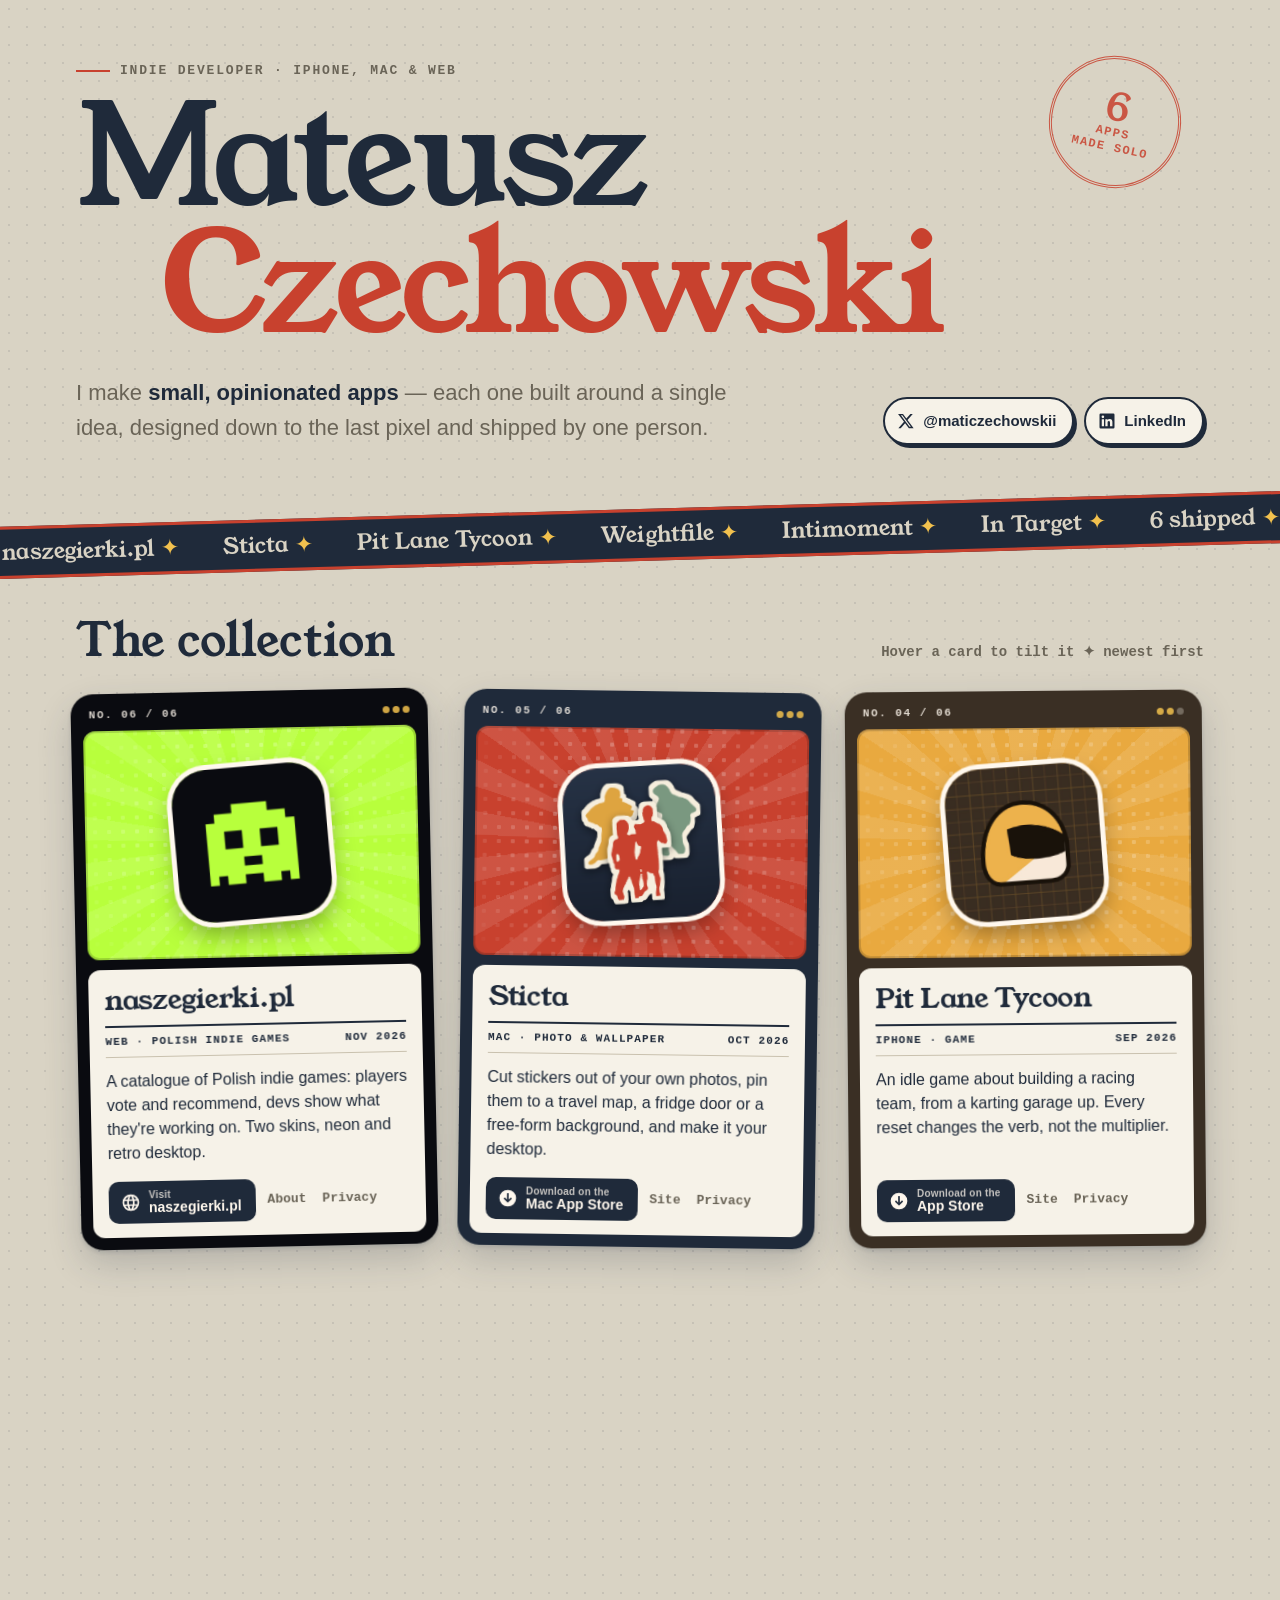
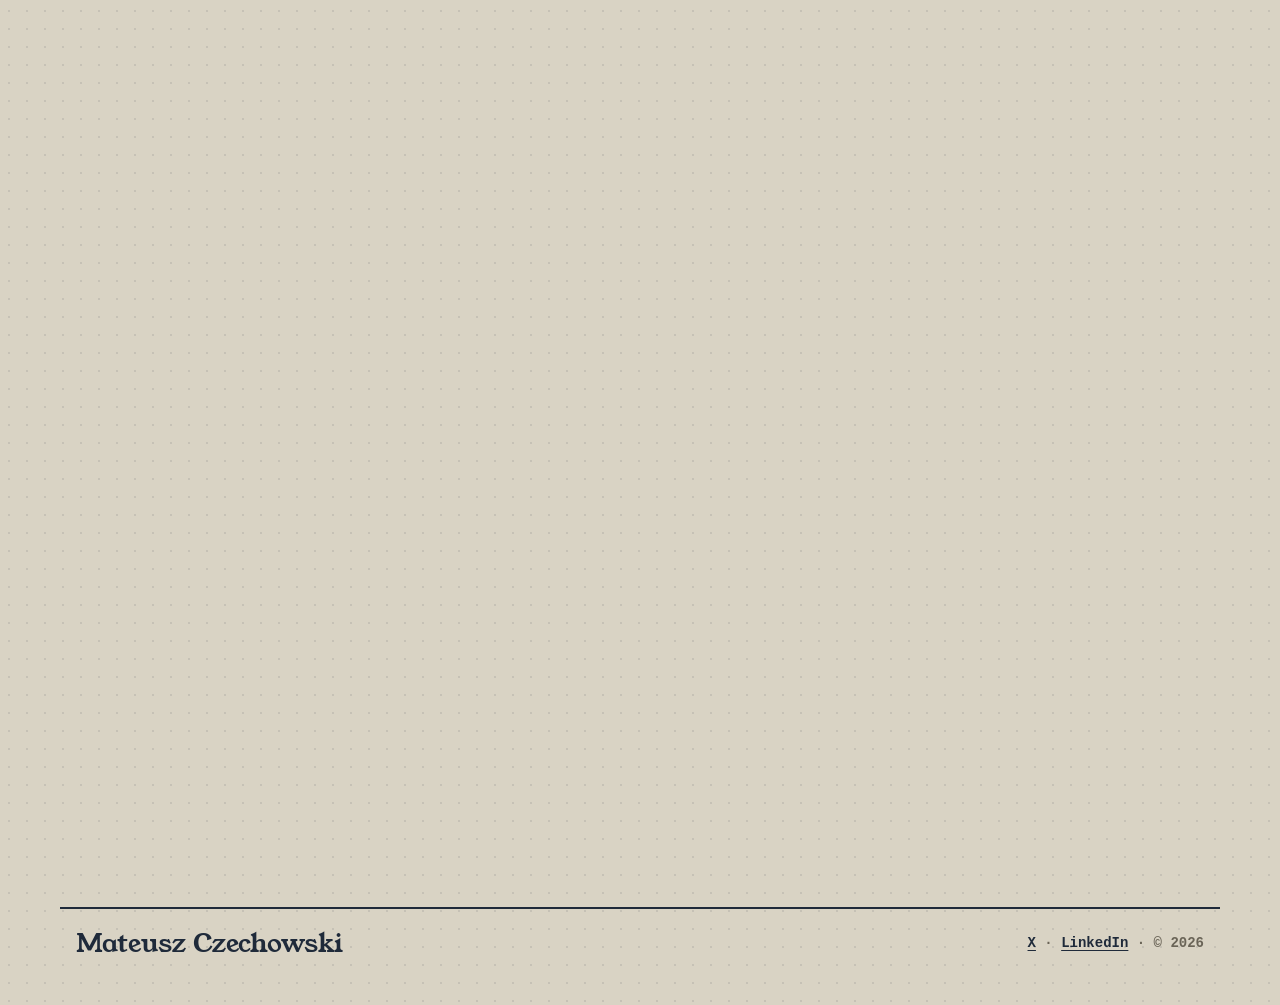
<file: index.html>
<!doctype html>
<html lang="en">
<head>
<meta charset="utf-8">
<meta name="viewport" content="width=device-width, initial-scale=1">
<title>Mateusz Czechowski — apps &amp; sites</title>
<meta name="description" content="Small, opinionated apps for iPhone, Mac and the web, made solo by Mateusz Czechowski: naszegierki.pl, Sticta, Pit Lane Tycoon, Weightfile, Intimoment and In Target.">
<meta name="theme-color" content="#D9D3C4" media="(prefers-color-scheme: light)">
<meta name="theme-color" content="#17191D" media="(prefers-color-scheme: dark)">
<link rel="icon" type="image/png" href="assets/sticta.png">
<link rel="preload" href="assets/YoungSerif-Regular.ttf" as="font" type="font/ttf" crossorigin>
<link rel="stylesheet" href="style.css">
</head>
<body>

<svg width="0" height="0" style="position:absolute" aria-hidden="true">
  <symbol id="i-dl" viewBox="0 0 24 24"><path d="M12 2a10 10 0 1 0 0 20 10 10 0 0 0 0-20Zm0 15.5-5-5 1.4-1.4 2.6 2.6V6h2v7.7l2.6-2.6 1.4 1.4-5 5Z"/></symbol>
  <symbol id="i-web" viewBox="0 0 24 24"><path d="M12 2a10 10 0 1 0 0 20 10 10 0 0 0 0-20Zm6.9 6h-2.9a15.7 15.7 0 0 0-1.4-3.6A8 8 0 0 1 18.9 8ZM12 4c.8 1.2 1.5 2.5 1.9 4h-3.8c.4-1.5 1.1-2.8 1.9-4ZM4.3 14a8 8 0 0 1 0-4h3.4a16.5 16.5 0 0 0 0 4H4.3Zm.8 2h2.9c.3 1.3.8 2.5 1.4 3.6A8 8 0 0 1 5.1 16ZM8 8H5.1a8 8 0 0 1 4.3-3.6C8.8 5.5 8.3 6.7 8 8Zm4 12c-.8-1.2-1.5-2.5-1.9-4h3.8c-.4 1.5-1.1 2.8-1.9 4Zm2.3-6H9.7a14.7 14.7 0 0 1 0-4h4.6a14.7 14.7 0 0 1 0 4Zm.3 5.6c.6-1.1 1.1-2.3 1.4-3.6h2.9a8 8 0 0 1-4.3 3.6Zm1.7-5.6a16.5 16.5 0 0 0 0-4h3.4a8 8 0 0 1 0 4h-3.4Z"/></symbol>
  <symbol id="i-x" viewBox="0 0 24 24"><path d="M17.8 2.5h3.2l-7 8 8.2 11h-6.4l-5-6.6-5.8 6.6H1.8l7.5-8.6L1.4 2.5h6.6l4.5 6 5.3-6Zm-1.1 17.1h1.8L7.1 4.3H5.2l11.5 15.3Z"/></symbol>
  <symbol id="i-in" viewBox="0 0 24 24"><path d="M20.4 2H3.6A1.6 1.6 0 0 0 2 3.6v16.8A1.6 1.6 0 0 0 3.6 22h16.8a1.6 1.6 0 0 0 1.6-1.6V3.6A1.6 1.6 0 0 0 20.4 2ZM8 19H5V9.5h3V19ZM6.5 8.2a1.7 1.7 0 1 1 0-3.5 1.7 1.7 0 0 1 0 3.5ZM19 19h-3v-4.6c0-1.1 0-2.5-1.5-2.5S12.8 13 12.8 14.3V19h-3V9.5h2.9v1.3a3.2 3.2 0 0 1 2.9-1.6c3.1 0 3.6 2 3.6 4.7V19Z"/></symbol>
</svg>

<main>
  <div class="wrap">
    <header class="hero">
      <div class="kicker">Indie developer · iPhone, Mac &amp; web</div>
      <h1>Mateusz<span class="second">Czechowski</span></h1>
      <div class="seal" aria-hidden="true"><div><b>6</b>apps<br>made solo</div></div>
      <div class="hero-row">
        <p class="lede">I make <strong>small, opinionated apps</strong> — each one built around a single idea, designed down to the last pixel and shipped by one person.</p>
        <nav class="socials" aria-label="Social">
          <a class="social" href="https://x.com/maticzechowskii" rel="me"><svg><use href="#i-x"/></svg>@maticzechowskii</a>
          <a class="social" href="https://www.linkedin.com/in/czechowskimateusz" rel="me"><svg><use href="#i-in"/></svg>LinkedIn</a>
        </nav>
      </div>
    </header>
  </div>

  <div class="ticker" aria-hidden="true">
    <div class="ticker-track">
      <span>naszegierki.pl <i>✦</i></span><span>Sticta <i>✦</i></span><span>Pit Lane Tycoon <i>✦</i></span><span>Weightfile <i>✦</i></span><span>Intimoment <i>✦</i></span><span>In Target <i>✦</i></span><span>6 shipped <i>✦</i></span>
      <span>naszegierki.pl <i>✦</i></span><span>Sticta <i>✦</i></span><span>Pit Lane Tycoon <i>✦</i></span><span>Weightfile <i>✦</i></span><span>Intimoment <i>✦</i></span><span>In Target <i>✦</i></span><span>6 shipped <i>✦</i></span>
    </div>
  </div>

  <div class="wrap">
    <div class="deck-head">
      <h2>The collection</h2>
      <p>Hover a card to tilt it ✦ newest first</p>
    </div>

    <div class="deck">

      <div class="slot">
      <article class="card" style="--c-frame:#0A0B10; --c-art:#B8FF3C">
          <div class="card-top"><span>No. 06 / 06</span><span class="rarity" aria-label="Rarity: legendary"><i class="on"></i><i class="on"></i><i class="on"></i></span></div>
          <div class="art"><img src="assets/naszegierki.png" alt="naszegierki.pl logo"></div>
          <div class="body">
            <h3 class="name">naszegierki.pl</h3>
            <div class="type"><span>Web · Polish indie games</span><span>Nov 2026</span></div>
            <p class="flavor">A catalogue of Polish indie games: players vote and recommend, devs show what they're working on. Two skins, neon and retro desktop.</p>
            <div class="links">
              <a class="store" href="https://naszegierki.pl"><svg><use href="#i-web"/></svg><span><small>Visit</small>naszegierki.pl</span></a>
              <a class="minor" href="https://naszegierki.pl/o-projekcie">About</a>
              <a class="minor" href="https://naszegierki.pl/prywatnosc">Privacy</a>
            </div>
          </div>
        </article>
      </div>

      <div class="slot">
      <article class="card" style="--c-frame:#1F2A3A; --c-art:#C8412E">
          <div class="card-top"><span>No. 05 / 06</span><span class="rarity" aria-label="Rarity: legendary"><i class="on"></i><i class="on"></i><i class="on"></i></span></div>
          <div class="art">
            <img src="assets/sticta.png" alt="Sticta app icon">
          </div>
          <div class="body">
            <h3 class="name">Sticta</h3>
            <div class="type"><span>Mac · Photo &amp; Wallpaper</span><span>Oct 2026</span></div>
            <p class="flavor">Cut stickers out of your own photos, pin them to a travel map, a fridge door or a free-form background, and make it your desktop.</p>
            <div class="links">
              <a class="store" href="https://apps.apple.com/app/id6815226547"><svg><use href="#i-dl"/></svg><span><small>Download on the</small>Mac App Store</span></a>
              <a class="minor" href="https://sticta.app/">Site</a>
              <a class="minor" href="https://sticta.app/privacy">Privacy</a>
            </div>
          </div>
        </article>
      </div>

      <div class="slot">
      <article class="card" style="--c-frame:#3A2F24; --c-art:#E9A93F">
          <div class="card-top"><span>No. 04 / 06</span><span class="rarity" aria-label="Rarity: rare"><i class="on"></i><i class="on"></i><i></i></span></div>
          <div class="art"><img src="assets/pitlane.jpg" alt="Pit Lane Tycoon app icon"></div>
          <div class="body">
            <h3 class="name">Pit Lane Tycoon</h3>
            <div class="type"><span>iPhone · Game</span><span>Sep 2026</span></div>
            <p class="flavor">An idle game about building a racing team, from a karting garage up. Every reset changes the verb, not the multiplier.</p>
            <div class="links">
              <a class="store" href="https://apps.apple.com/app/id6809684606"><svg><use href="#i-dl"/></svg><span><small>Download on the</small>App Store</span></a>
              <a class="minor" href="pitlane-site/">Site</a>
              <a class="minor" href="pitlane-site/privacy.html">Privacy</a>
            </div>
          </div>
        </article>
      </div>

      <div class="slot">
      <article class="card" style="--c-frame:#A8392B; --c-art:#DCD3BF">
          <div class="card-top"><span>No. 03 / 06</span><span class="rarity" aria-label="Rarity: rare"><i class="on"></i><i class="on"></i><i></i></span></div>
          <div class="art"><img src="assets/weightfile.jpg" alt="Weightfile app icon"></div>
          <div class="body">
            <h3 class="name">Weightfile</h3>
            <div class="aka">a.k.a. The Weight Case</div>
            <div class="type"><span>iPhone · Health</span><span>Sep 2026</span></div>
            <p class="flavor">A weight tracker that ignores the daily number and follows the 7-day trend, with your progress kept as a stamped case file.</p>
            <div class="links">
              <a class="store" href="https://apps.apple.com/app/id6804665579"><svg><use href="#i-dl"/></svg><span><small>Download on the</small>App Store</span></a>
              <a class="minor" href="weightfile/">Site</a>
              <a class="minor" href="weightfile/privacy.html">Privacy</a>
            </div>
          </div>
        </article>
      </div>

      <div class="slot">
      <article class="card" style="--c-frame:#1B2541; --c-art:linear-gradient(160deg,#F4876B,#F2C14E)">
          <div class="card-top"><span>No. 02 / 06</span><span class="rarity" aria-label="Rarity: rare"><i class="on"></i><i class="on"></i><i></i></span></div>
          <div class="art"><img src="assets/intimoment.jpg" alt="Intimoment app icon"></div>
          <div class="body">
            <h3 class="name">Intimoment</h3>
            <div class="type"><span>iPhone · Health</span><span>Aug 2026</span></div>
            <p class="flavor">A private intimacy journal. Log a moment in seconds, see your patterns, and watch your history turn into a constellation. No account needed.</p>
            <div class="links">
              <a class="store" href="https://apps.apple.com/app/id6791951040"><svg><use href="#i-dl"/></svg><span><small>Download on the</small>App Store</span></a>
              <a class="minor" href="https://intimoment.com">Site</a>
              <a class="minor" href="https://intimoment.com/privacy/">Privacy</a>
            </div>
          </div>
        </article>
      </div>

      <div class="slot">
      <article class="card" style="--c-frame:#2B4677; --c-art:#D23B3B">
          <div class="card-top"><span>No. 01 / 06</span><span class="rarity" aria-label="Rarity: rare"><i class="on"></i><i class="on"></i><i></i></span></div>
          <div class="art"><img src="assets/intarget.jpg" alt="In Target app icon"></div>
          <div class="body">
            <h3 class="name">In Target</h3>
            <div class="aka">a.k.a. Target Counter · W dziesiątkę</div>
            <div class="type"><span>iPhone · Sports</span><span>Jul 2026</span></div>
            <p class="flavor">A shooting practice log built around ISSF rules: training series, live shot-by-shot competitions and inner-ten tie-breaks.</p>
            <div class="links">
              <a class="store" href="https://apps.apple.com/app/id6794721749"><svg><use href="#i-dl"/></svg><span><small>Download on the</small>App Store</span></a>
              <a class="minor" href="targetcounter-privacy/support.html">Support</a>
              <a class="minor" href="targetcounter-privacy/">Privacy</a>
            </div>
          </div>
        </article>
      </div>

      <div class="slot">
      <article class="card back" aria-label="Next app, not announced yet">
          <div>
            <div class="back-medallion" aria-hidden="true">?</div>
            <div class="back-label">No. 07 / ??</div>
            <div class="back-note">Something's cooking.</div>
          </div>
        </article>
      </div>

    </div>
  </div>
</main>

<footer>
  <div class="wrap foot">
    <span class="sig">Mateusz Czechowski</span>
    <span><a href="https://x.com/maticzechowskii" rel="me">X</a> · <a href="https://www.linkedin.com/in/czechowskimateusz" rel="me">LinkedIn</a> · © 2026</span>
  </div>
</footer>

<script>
  // Tilt + holographic foil that follows the pointer. Mouse/pen only, and
  // off entirely for people who asked for less motion.
  //
  // Events and measurements come from the slot, which never moves; the card
  // inside only eases toward the target angle each frame. Measuring the card
  // itself fed its own rotation back into the next angle and made it shake.
  if (!matchMedia('(prefers-reduced-motion: reduce)').matches) {
    var MAX = 10; // degrees
    document.querySelectorAll('.slot').forEach(function (slot) {
      var card = slot.querySelector('.card');
      var cur = { x: 0, y: 0, mx: 50, my: 50, h: 0 };
      var tgt = { x: 0, y: 0, mx: 50, my: 50, h: 0 };
      var frame = 0;

      function step() {
        var done = true;
        for (var k in cur) {
          cur[k] += (tgt[k] - cur[k]) * 0.14;
          if (Math.abs(tgt[k] - cur[k]) > 0.01) done = false; else cur[k] = tgt[k];
        }
        card.style.setProperty('--rx', cur.x.toFixed(2) + 'deg');
        card.style.setProperty('--ry', cur.y.toFixed(2) + 'deg');
        card.style.setProperty('--mx', cur.mx.toFixed(1) + '%');
        card.style.setProperty('--my', cur.my.toFixed(1) + '%');
        card.style.setProperty('--holo', cur.h.toFixed(3));
        if (done && tgt.h === 0) {
          frame = 0;
          card.classList.remove('is-live');
          ['--rx', '--ry', '--mx', '--my', '--holo'].forEach(function (p) { card.style.removeProperty(p); });
          return;
        }
        frame = requestAnimationFrame(step);
      }
      function run() { if (!frame) { card.classList.add('is-live'); frame = requestAnimationFrame(step); } }

      slot.addEventListener('pointermove', function (e) {
        if (e.pointerType === 'touch') return;
        var r = slot.getBoundingClientRect();
        var x = Math.min(1, Math.max(0, (e.clientX - r.left) / r.width));
        var y = Math.min(1, Math.max(0, (e.clientY - r.top) / r.height));
        tgt.y = (x - .5) * 2 * MAX;
        tgt.x = (.5 - y) * 2 * MAX;
        tgt.mx = x * 100; tgt.my = y * 100; tgt.h = 1;
        run();
      });
      slot.addEventListener('pointerleave', function () {
        tgt.x = 0; tgt.y = 0; tgt.mx = 50; tgt.my = 50; tgt.h = 0;
        run();
      });
    });
  }
</script>
</body>
</html>
</file>
<file: style.css>
@font-face {
  font-family: "Young Serif";
  src: url("assets/YoungSerif-Regular.ttf") format("truetype");
  font-display: swap;
}

/* The desk the cards are dealt on — Sticta's Atlas palette. */
:root {
  --desk: #D9D3C4;
  --ink: #1F2A3A;
  --mute: #6A6457;
  --line: #C9C1AE;
  --paper: #F6F2E8;
  --accent: #C8412E;
  --accent-ink: #FFF8EE;
  --gold: #F2C14E;
  --dots: rgba(31, 42, 58, .10);
  --shadow: 0 2px 4px rgba(31, 42, 58, .14), 0 14px 34px rgba(31, 42, 58, .20);
  --shadow-lift: 0 4px 8px rgba(31, 42, 58, .16), 0 30px 60px rgba(31, 42, 58, .30);

  --display: "Young Serif", Georgia, serif;
  --body: ui-rounded, "SF Pro Rounded", -apple-system, BlinkMacSystemFont, "Segoe UI", sans-serif;
  --mono: ui-monospace, "SF Mono", SFMono-Regular, Menlo, monospace;
}
@media (prefers-color-scheme: dark) {
  :root {
    --desk: #17191D;
    --ink: #EFE7D6;
    --mute: #A79D8A;
    --line: #383A40;
    --paper: #2A2C31;
    --accent: #E8604A;
    --accent-ink: #1B1110;
    --dots: rgba(239, 231, 214, .06);
    --shadow: 0 2px 4px rgba(0, 0, 0, .45), 0 14px 34px rgba(0, 0, 0, .45);
    --shadow-lift: 0 4px 8px rgba(0, 0, 0, .5), 0 30px 60px rgba(0, 0, 0, .6);
  }
}

* { box-sizing: border-box; }
html { -webkit-text-size-adjust: 100%; }
body {
  margin: 0;
  color: var(--ink);
  font: 17px/1.55 var(--body);
  background-color: var(--desk);
  background-image: radial-gradient(var(--dots) 1.2px, transparent 1.4px);
  background-size: 18px 18px;
  overflow-x: hidden;
}
a { color: var(--accent); text-underline-offset: 3px; }
main { overflow-x: clip; padding-bottom: 8px; }
.wrap { max-width: 1160px; margin: 0 auto; padding: 0 16px; }

/* ---------- hero ---------- */
.hero { padding: 64px 0 40px; position: relative; }
.kicker {
  font: 700 13px/1 var(--mono); letter-spacing: .14em; text-transform: uppercase; color: var(--mute);
  display: flex; align-items: center; gap: 10px;
}
.kicker::before { content: ""; width: 34px; height: 2px; background: var(--accent); }
.hero h1 {
  font-family: var(--display); font-weight: 400;
  font-size: clamp(52px, 11vw, 148px); line-height: .9; letter-spacing: -.03em;
  margin: 18px 0 0;
}
.hero h1 .second { display: block; padding-left: .6em; color: var(--accent); }
.hero-row { display: flex; flex-wrap: wrap; gap: 24px 40px; align-items: flex-end; justify-content: space-between; margin-top: 28px; }
.lede { font-size: clamp(18px, 2.2vw, 22px); max-width: 30em; margin: 0; color: var(--mute); }
.lede strong { color: var(--ink); font-weight: 700; }

.socials { display: flex; gap: 10px; flex-wrap: wrap; }
.social {
  display: inline-flex; align-items: center; gap: 8px;
  padding: 10px 16px 10px 12px; border-radius: 999px;
  background: var(--paper); color: var(--ink); text-decoration: none; font-weight: 700; font-size: 15px;
  border: 2px solid var(--ink);
  box-shadow: 3px 3px 0 var(--ink);
  transition: transform .15s, box-shadow .15s;
}
.social:hover { transform: translate(-2px, -2px); box-shadow: 5px 5px 0 var(--ink); }
.social:active { transform: translate(2px, 2px); box-shadow: 1px 1px 0 var(--ink); }
.social svg { width: 18px; height: 18px; fill: currentColor; }

/* the stamp next to the name */
.seal {
  position: absolute; right: 2%; top: 56px;
  width: 132px; height: 132px; border-radius: 50%;
  display: grid; place-items: center; text-align: center;
  border: 3px double var(--accent); color: var(--accent);
  font: 700 12px/1.25 var(--mono); letter-spacing: .12em; text-transform: uppercase;
  transform: rotate(12deg);
  opacity: .85;
}
.seal b { display: block; font: 400 38px/1 var(--display); letter-spacing: 0; }

/* ---------- ticker ---------- */
.ticker {
  margin: 24px -20px 8px; transform: rotate(-1.6deg);
  background: var(--ink); color: var(--desk);
  overflow: hidden; white-space: nowrap;
  border-top: 3px solid var(--accent); border-bottom: 3px solid var(--accent);
}
.ticker-track { display: inline-flex; padding: 12px 0; font: 400 22px/1 var(--display); }
.ticker-track span { padding: 0 22px; }
.ticker-track i { font-style: normal; color: var(--gold); }

/* ---------- cards ---------- */
.deck-head { display: flex; align-items: baseline; justify-content: space-between; gap: 16px; margin: 56px 0 26px; flex-wrap: wrap; }
.deck-head h2 { font: 400 clamp(30px, 4.4vw, 46px)/1.05 var(--display); margin: 0; }
.deck-head p { margin: 0; font: 600 14px/1.4 var(--mono); color: var(--mute); }

.deck {
  display: grid; grid-template-columns: repeat(3, 1fr); gap: 34px 28px;
  /* every row as tall as the tallest one, so the whole deck is one card size */
  grid-auto-rows: 1fr;
}
/* The slot never moves: it owns the pointer events, so a tilting card can't
   slide out from under the cursor and start a leave/enter flicker. */
.slot { display: flex; perspective: 1000px; }
.slot > .card { flex: 1; }

.card {
  --rx: 0deg; --ry: 0deg; --mx: 50%; --my: 50%; --holo: 0;
  position: relative;
  border-radius: 22px;
  padding: 12px;
  background: var(--c-frame);
  color: var(--c-frame-ink, #FFF8EE);
  box-shadow: var(--shadow);
  transform: rotateX(var(--rx)) rotateY(var(--ry)) rotate(var(--tilt, 0deg));
  transform-style: preserve-3d;
  transition: transform .6s cubic-bezier(.2, .8, .2, 1), box-shadow .3s;
  display: flex; flex-direction: column;
  isolation: isolate;
}
.slot:nth-child(3n+1) .card { --tilt: -1.2deg; }
.slot:nth-child(3n+2) .card { --tilt: .8deg; }
.slot:nth-child(3n+3) .card { --tilt: -.5deg; }
/* while the pointer drives it, JS eases the angle itself every frame —
   a CSS transition on top would fight it */
.card.is-live { transition: box-shadow .3s; }
.slot:hover .card { box-shadow: var(--shadow-lift); --tilt: 0deg; }

/* holographic foil following the pointer */
.card::after {
  content: ""; position: absolute; inset: 0; border-radius: inherit; pointer-events: none; z-index: 3;
  background:
    radial-gradient(circle at var(--mx) var(--my), rgba(255,255,255,.55), transparent 42%),
    linear-gradient(115deg, transparent 20%, rgba(255, 90, 120, .35) 36%, rgba(255, 220, 90, .35) 46%, rgba(90, 230, 200, .35) 56%, rgba(120, 140, 255, .35) 66%, transparent 80%);
  background-size: 100% 100%, 250% 250%;
  background-position: center, var(--mx) var(--my);
  mix-blend-mode: overlay;
  opacity: var(--holo);
  transition: opacity .3s;
}

.card-top {
  display: flex; justify-content: space-between; align-items: center;
  font: 700 11px/1 var(--mono); letter-spacing: .14em; text-transform: uppercase;
  padding: 4px 6px 10px; opacity: .85;
}
.rarity { display: inline-flex; gap: 3px; }
.rarity i { width: 7px; height: 7px; border-radius: 50%; background: currentColor; opacity: .35; }
.rarity i.on { opacity: 1; background: var(--gold); }

.art {
  position: relative; aspect-ratio: 16 / 11; border-radius: 12px; overflow: hidden;
  background: var(--c-art);
  display: grid; place-items: center;
  box-shadow: inset 0 0 0 2px rgba(0,0,0,.18);
}
.art::before { /* halftone burst */
  content: ""; position: absolute; inset: -20%;
  background: radial-gradient(rgba(255,255,255,.28) 2px, transparent 2.5px) 0 0 / 14px 14px;
  -webkit-mask: radial-gradient(circle at 50% 50%, #000 0 30%, transparent 70%);
          mask: radial-gradient(circle at 50% 50%, #000 0 30%, transparent 70%);
}
.art::after { /* sunburst rays */
  content: ""; position: absolute; inset: -50%;
  background: repeating-conic-gradient(from 0deg, rgba(255,255,255,.10) 0 8deg, transparent 8deg 16deg);
  animation: spin 60s linear infinite;
}
.art img {
  position: relative; z-index: 1;
  width: 46%; aspect-ratio: 1; border-radius: 23%;
  box-shadow: 0 0 0 5px #FFF8EE, 0 12px 24px rgba(0,0,0,.35);
  transform: translateZ(40px) rotate(-4deg);
  transition: transform .4s cubic-bezier(.3, 1.4, .5, 1);
}
.slot:hover .art img { transform: translateZ(40px) rotate(0deg) scale(1.06); }

.body {
  background: var(--paper-card, #F6F2E8); color: #1F2A3A;
  border-radius: 12px; margin-top: 10px; padding: 16px 16px 14px;
  flex: 1; display: flex; flex-direction: column;
}
.name { font: 400 28px/1.05 var(--display); margin: 0; letter-spacing: -.01em; }
.aka { font: 600 12px/1.3 var(--mono); color: #6A6457; margin-top: 4px; }
.type {
  display: flex; justify-content: space-between; gap: 8px;
  font: 700 11px/1 var(--mono); letter-spacing: .1em; text-transform: uppercase;
  padding: 9px 0; margin: 10px 0 12px;
  border-top: 2px solid #1F2A3A; border-bottom: 1px solid #C9C1AE;
}
.flavor { margin: 0 0 16px; font-size: 16px; line-height: 1.5; }
.links { margin-top: auto; display: flex; flex-wrap: wrap; gap: 8px; align-items: center; }
.store {
  display: inline-flex; align-items: center; gap: 8px;
  background: #1F2A3A; color: #FFF8EE; text-decoration: none;
  padding: 8px 14px 8px 12px; border-radius: 10px; font-weight: 700; font-size: 14px; line-height: 1.1;
  transition: background .15s, transform .15s;
}
.store small { display: block; font-size: 10px; font-weight: 600; opacity: .75; letter-spacing: .02em; }
.store svg { width: 20px; height: 20px; fill: currentColor; flex: none; }
.store:hover { background: #C8412E; transform: translateY(-1px); }
.minor { font: 700 13px/1 var(--mono); color: #6A6457; text-decoration: none; padding: 6px 4px; }
.minor:hover { color: #C8412E; text-decoration: underline; }

/* the unfinished card */
.card.wip .art { background: repeating-linear-gradient(-45deg, var(--c-art) 0 18px, #243247 18px 36px); }
.stamp {
  position: absolute; z-index: 4; right: 5%; bottom: 9%;
  transform: rotate(-9deg) translateZ(60px);
  font: 700 15px/1 var(--mono); letter-spacing: .16em; text-transform: uppercase;
  color: #F2C14E; padding: 10px 16px;
  border: 3px solid #F2C14E; border-radius: 8px;
  background: rgba(31, 42, 58, .78);
  box-shadow: 0 0 0 3px rgba(31,42,58,.78);
  white-space: nowrap;
}
.stamp::before {
  content: ""; display: inline-block; width: 9px; height: 9px; border-radius: 50%;
  background: #F2C14E; margin-right: 10px; vertical-align: 2px;
}
.soon { flex-basis: 100%; font: 700 13px/1.3 var(--mono); color: #1F2A3A; padding: 8px 12px; border: 2px dashed #C9B48F; border-radius: 10px; margin-bottom: 2px; }
a.soon { text-decoration: none; transition: border-color .15s, color .15s; }
a.soon:hover { color: #C8412E; border-color: #C8412E; }

/* card back: the next one, face down */
.card.back {
  --c-frame: #1F2A3A;
  background:
    radial-gradient(circle at 50% 50%, transparent 0 34%, rgba(0,0,0,.0) 34%),
    repeating-linear-gradient(45deg, rgba(242,193,78,.12) 0 2px, transparent 2px 14px),
    repeating-linear-gradient(-45deg, rgba(242,193,78,.12) 0 2px, transparent 2px 14px),
    #1F2A3A;
  min-height: 420px; align-items: center; justify-content: center; text-align: center;
  border: 10px solid #FFF8EE; padding: 24px;
  cursor: default;
}
.back-medallion {
  width: 150px; height: 150px; border-radius: 50%;
  display: grid; place-items: center;
  background: #C8412E; color: #FFF8EE;
  box-shadow: 0 0 0 6px #1F2A3A, 0 0 0 9px #F2C14E;
  font: 400 72px/1 var(--display);
  transform: translateZ(40px);
}
.back-label { margin-top: 26px; font: 700 12px/1.5 var(--mono); letter-spacing: .16em; text-transform: uppercase; color: #F2C14E; }
.back-note { margin-top: 6px; font: 400 22px/1.2 var(--display); color: #FFF8EE; }
@media (prefers-reduced-motion: no-preference) {
  .back-medallion { animation: wobble 5s ease-in-out infinite; }
  @keyframes wobble { 0%, 100% { rotate: -6deg; } 50% { rotate: 6deg; } }
}

/* ---------- footer ---------- */
footer { padding: 72px 0 48px; }
.foot {
  border-top: 2px solid var(--ink); padding-top: 22px;
  display: flex; flex-wrap: wrap; gap: 16px 32px; justify-content: space-between; align-items: center;
  font: 600 14px/1.4 var(--mono); color: var(--mute);
}
.foot a { color: var(--ink); }
.foot .sig { font: 400 26px/1 var(--display); color: var(--ink); }

/* ---------- motion ---------- */
@keyframes spin { to { rotate: 360deg; } }
@keyframes ticker { to { transform: translateX(-50%); } }
@keyframes deal {
  from { opacity: 0; transform: translateY(60px) rotate(8deg) scale(.94); }
}
@media (prefers-reduced-motion: no-preference) {
  .ticker-track { animation: ticker 36s linear infinite; }
  .deck .slot { animation: deal .7s cubic-bezier(.2, .9, .3, 1.15) backwards; }
  .deck .slot:nth-child(2) { animation-delay: .08s; }
  .deck .slot:nth-child(3) { animation-delay: .16s; }
  .deck .slot:nth-child(4) { animation-delay: .24s; }
  .deck .slot:nth-child(5) { animation-delay: .32s; }
  .deck .slot:nth-child(6) { animation-delay: .40s; }
  .stamp { animation: pulse 2.4s ease-in-out infinite; }
  @keyframes pulse { 50% { box-shadow: 0 0 0 3px rgba(31,42,58,.78), 0 0 22px 4px rgba(242,193,78,.45); } }
}
@media (prefers-reduced-motion: reduce) {
  .art::after { animation: none; }
}

/* ---------- responsive ---------- */
@media (max-width: 980px) {
  .deck { grid-template-columns: repeat(2, 1fr); }
  .seal { display: none; }
}
@media (max-width: 640px) {
  .hero { padding-top: 40px; }
  .hero h1 .second { padding-left: .3em; }
  .deck { grid-template-columns: 1fr; gap: 28px; }
  .ticker-track { font-size: 18px; }
  .slot .card { --tilt: 0deg; }
}
</file>
